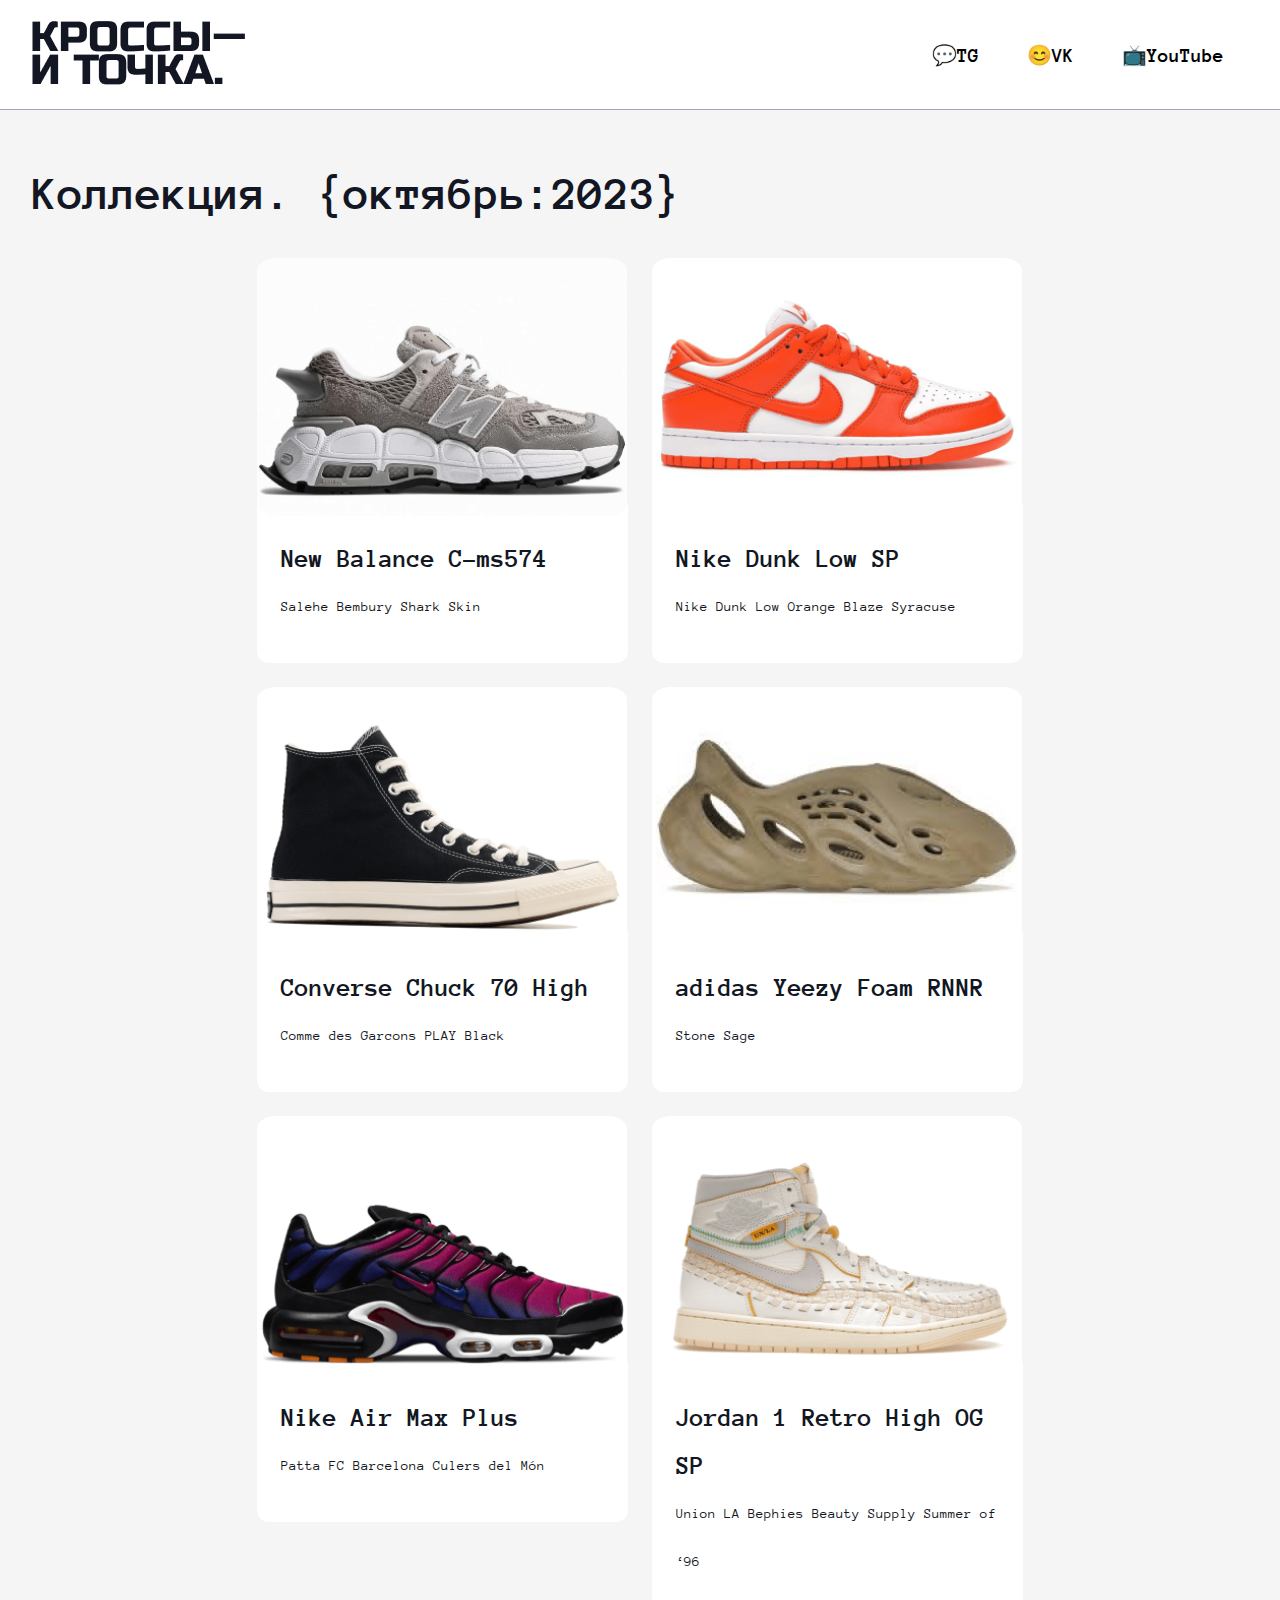
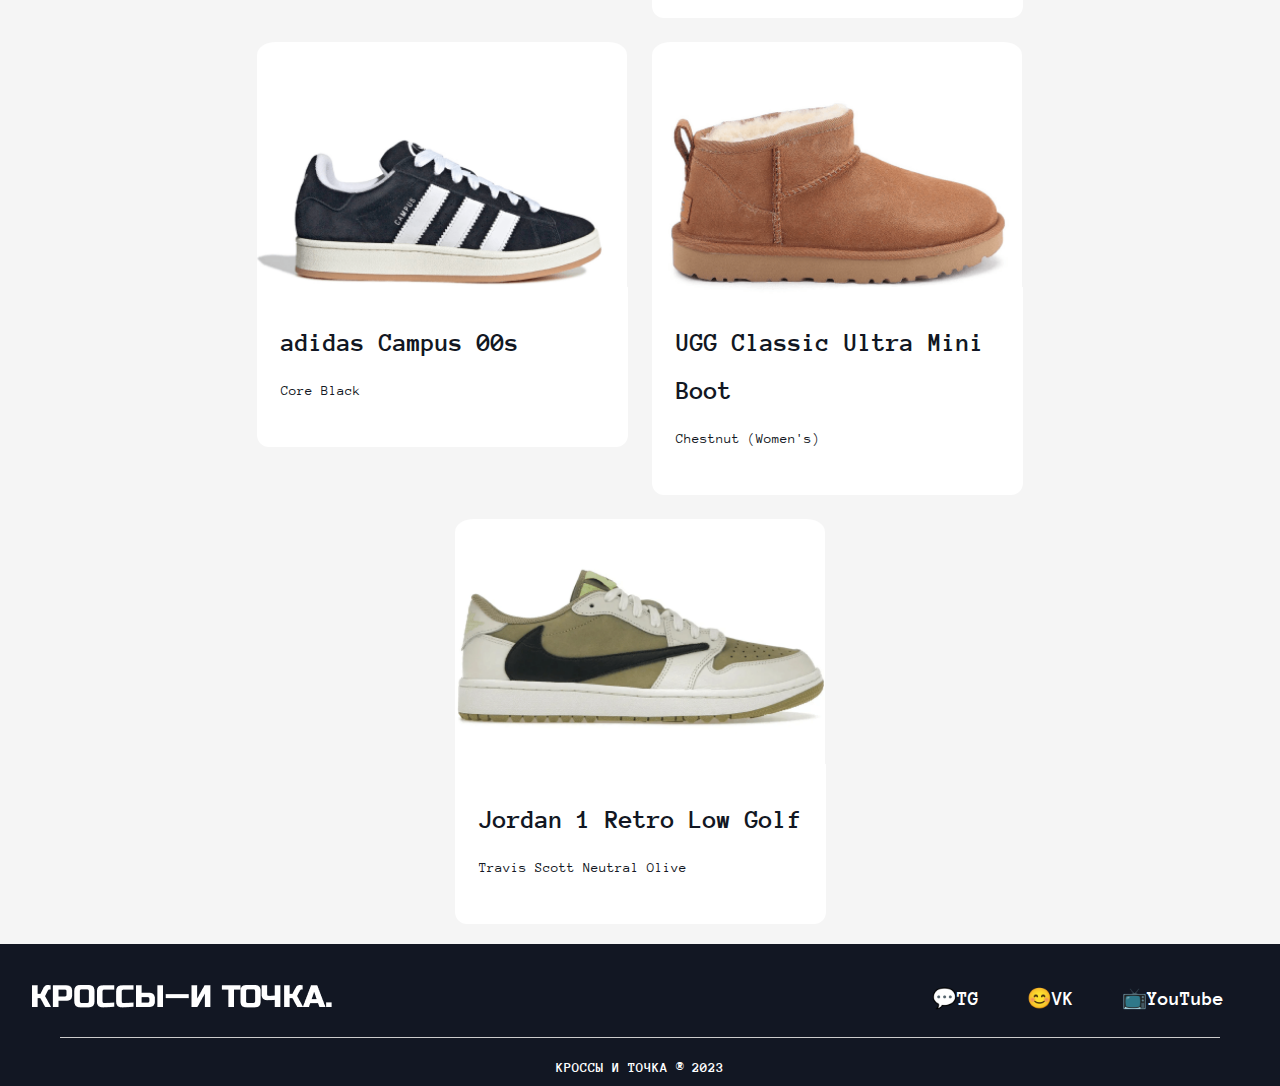
<file: index.html>
<!DOCTYPE html>
<html lang="ru">
  <head>
    <meta charset="UTF-8">
    <meta name="viewport" content="width=device-width, initial-scale=1.0">
    <title>Кроссы — и точка</title>
    <link rel="stylesheet" href="style.css"/>
  </head>
  <body>
    <header>
    <div class="header">
      <div class="header-inner">
        <div class="logo">
          <a href="index.html"><img src="./img/logo.png" alt="Лого"></a>
        </div>
        <nav>
        <ul>
          <li><a href="https://www.youtube.com/watch?v=dQw4w9WgXcQ">💬TG</a></li>
          <li><a href="https://www.youtube.com/watch?v=dQw4w9WgXcQ">😊VK</a></li>
          <li><a href="https://www.youtube.com/watch?v=dQw4w9WgXcQ">📺YouTube</a></li>
        </ul>
        </nav>
      </div>
    </div>
  </header>
    <main>
      <div class="main_page">
    <div class="title"><h2>Коллекция. {октябрь:2023}</h2><div>
      <div class="card_cantainer">
        <div class="sneaker_animation">
         <div class="sneaker">
          <a href="cross1.html" class="ling_stile">
      <img alt="New Balance C-ms574" src="./img/cross1.png" class="sneaker_image" />
      <div class="card_text">
        <h3 class="sneaker_title">New Balance C-ms574</h3>
        <p class="sneaker_text">Salehe Bembury Shark Skin</p>
      </a>
      </div>
    </div>
  </div>
  <div class="sneaker_animation">
    <div class="sneaker">
      <a href="cross2.html" class="ling_stile">
      <img alt="Nike Dunk Low SP" src="./img/cross2.png" class="sneaker_image" />
      <div class="card_text">
      <h3 class="sneaker_title">Nike Dunk Low SP</h3>
      <p class="sneaker_text">Nike Dunk Low Orange Blaze Syracuse</p>
      </a>
    </div>
  </div>
</div>
  <div class="sneaker_animation">
    <div class="sneaker">
      <a href="cross3.html" class="ling_stile">
      <img alt="Converse Chuck 70 High" src="./img/cross3.png" class="sneaker_image" />
      <div class="card_text">
      <h3 class="sneaker_title">Converse Chuck 70 High</h3>
      <p class="sneaker_text">Comme des Garcons PLAY Black</p>
      </a>
    </div>
  </div>
</div>
    <div class="sneaker">
      <img alt="adidas Yeezy Foam RNNR" src="./img/cross4.png" class="sneaker_image" />
      <div class="card_text">
      <h3 class="sneaker_title">adidas Yeezy Foam RNNR</h3>
      <p class="sneaker_text">Stone Sage</p>
    </div>
  </div>
    <div class="sneaker">
      <img alt="Nike Air Max Plus" src="./img/cross5.png" class="sneaker_image" />
      <div class="card_text">
      <h3 class="sneaker_title">Nike Air Max Plus</h3>
      <p class="sneaker_text">Patta FC Barcelona Culers del Món</p>
    </div>
  </div>
    <div class="sneaker">
      <img alt="Jordan 1 Retro High OG SP" src="./img/cross6.png" class="sneaker_image" />
      <div class="card_text">
      <h3 class="sneaker_title">Jordan 1 Retro High OG SP</h3>
      <p class="sneaker_text">Union LA Bephies Beauty Supply Summer of ‘96</p>
    </div>
  </div>
    <div class="sneaker">
      <img alt="adidas Campus 00s" src="./img/cross7.png" class="sneaker_image" />
      <div class="card_text">
      <h3 class="sneaker_title">adidas Campus 00s</h3>
      <p class="sneaker_text">Core Black</p>
    </div>
  </div>
    <div class="sneaker">
      <img alt="UGG Classic Ultra Mini Boot" src="./img/cross8.png" class="sneaker_image" />
      <div class="card_text">
      <h3 class="sneaker_title">UGG Classic Ultra Mini Boot</h3>
      <p class="sneaker_text">Chestnut (Women's)</p>
    </div>
  </div>
    <div class="sneaker">
      <img alt="Jordan 1 Retro Low Golf" src="./img/cross9.png" class="sneaker_image" />
      <div class="card_text">
      <h3 class="sneaker_title">Jordan 1 Retro Low Golf</h3>
      <p class="sneaker_text">Travis Scott Neutral Olive</p> 
    </div>
  </div>
    </div>
  </div>
</div>
    </main>
    <footer>
      <div class="footer">
        <div class="footer-inner">
          <a href="#"><img src="./img/logo fot.png" alt="Лого"></a>  
          <ul>
            <li><a href="https://www.youtube.com/watch?v=dQw4w9WgXcQ" style="color: white;">💬TG</a></li>
          <li><a href="https://www.youtube.com/watch?v=dQw4w9WgXcQ" style="color: white;">😊VK</a></li>
          <li><a href="https://www.youtube.com/watch?v=dQw4w9WgXcQ" style="color: white;">📺YouTube</a></li>
        </ul>
        </div>
      <div class="fot_line">
        <div class="line">
        </div>
      </div>
<div class="fot_text">
  <p>КРОССЫ И ТОЧКА ® 2023</p>
  </div>
      </div>
    </footer>
  </body>
</html>
</file>
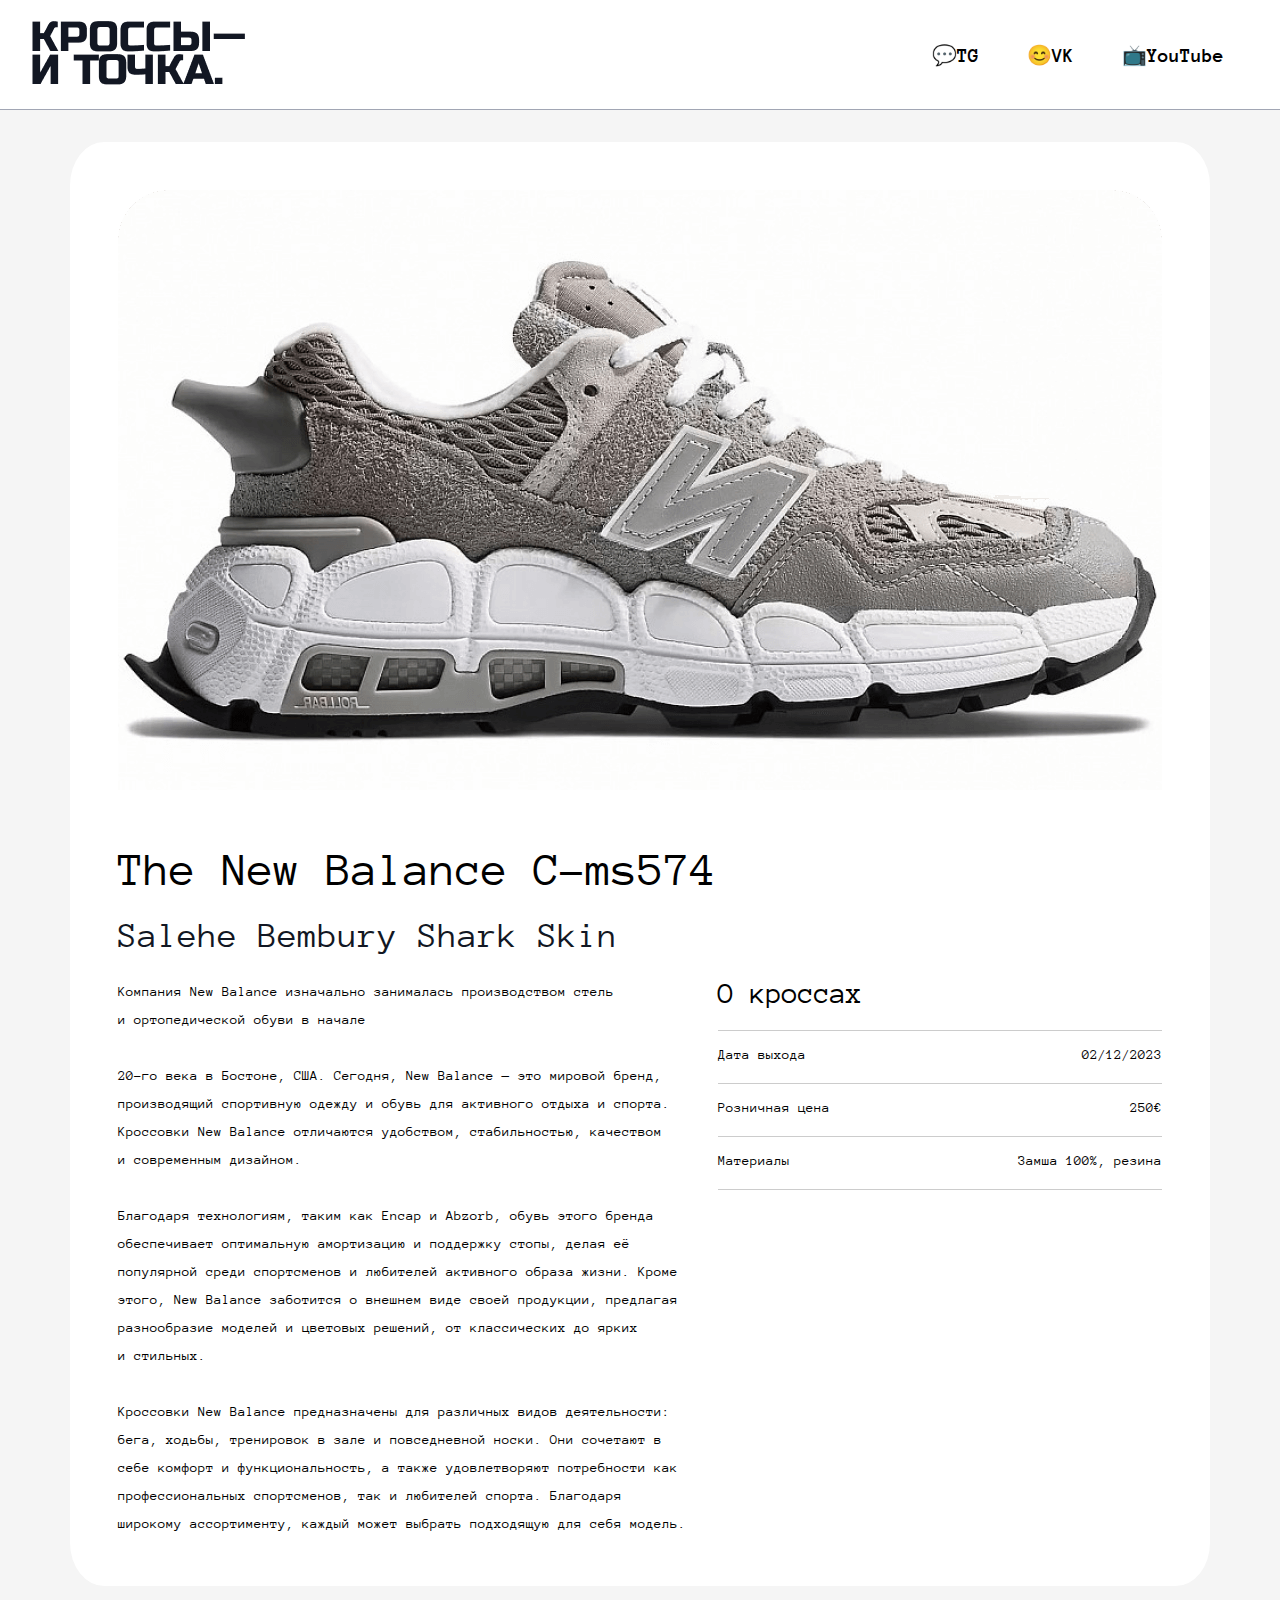
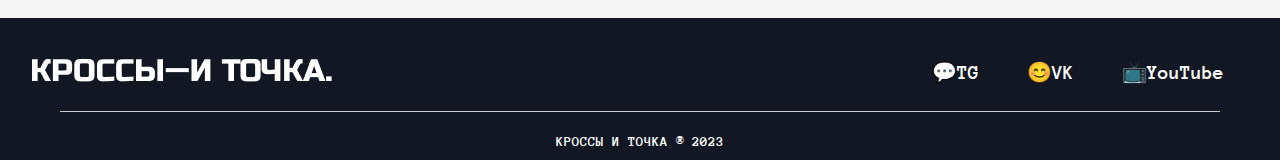
<file: cross1.html>
<!DOCTYPE html>
<html lang="ru">
  <head>
    <meta charset="UTF-8">
    <meta name="viewport" content="width=device-width, initial-scale=1.0">
    <title>Кроссы — и точка</title>
    <link rel="stylesheet" href="crossStyle.css" />
  </head>
  <body>
    <header>
    <div class="header">
      <div class="header-inner">
        <div class="logo">
          <a href="index.html"><img src="./img/logo.png" alt="Лого"></a>
        </div>
        <nav>
        <ul>
          <li><a href="#">💬TG</a></li>
          <li><a href="#">😊VK</a></li>
          <li><a href="#">📺YouTube</a></li>
        </ul>
        </nav>
      </div>
    </div>
  </header>
  <main>
    <div class="main">
    <img src="img/sneaker-big.png" alt="The New Balance C-ms574" class="main_img">
    <h1 class="main_title">The New Balance C-ms574</h1>
    <h2 class="main_subtitle">Salehe Bembury Shark Skin</h2>
    <div class="main_content">
      <div class="main_text">
        <p>Компания New Balance изначально занималась производством стель и ортопедической
            обуви в начале</p><br>
            <p>20-го века в Бостоне, США. Сегодня, New Balance — это мировой бренд, производящий спортивную одежду
            и обувь для активного отдыха и спорта. Кроссовки New Balance отличаются удобством, стабильностью,
            качеством и современным дизайном.</p>
            <br>
              <p> Благодаря технологиям, таким как Encap и Abzorb, обувь этого бренда обеспечивает оптимальную амортизацию
            и поддержку стопы, делая её популярной среди спортсменов и любителей активного образа жизни. Кроме
            этого, New Balance заботится о внешнем виде своей продукции, предлагая разнообразие моделей и цветовых
            решений, от классических до ярких и стильных.</p>
            <br>
              <p>Кроссовки New Balance предназначены для различных видов деятельности: бега, ходьбы, тренировок в зале
            и повседневной носки. Они сочетают в себе комфорт и функциональность, а также удовлетворяют потребности
            как профессиональных спортсменов, так и любителей спорта. Благодаря широкому ассортименту, каждый может
            выбрать подходящую для себя модель.</p>
          </div>
        <div class="main_info">
          <h3 class="main_subline">О кроссах</h3>
          <div class="fot_line">
            <div class="line">
            </div>
          </div>
            <div class="main_info-row">
                <p class="main_info-text">Дата выхода</p>
                <p class="main_info-text">02/12/2023</p>
            </div>
            <div class="fot_line">
            <div class="line">
            </div>
          </div>
            <div class="main_info-row">
                <p class="main_info-text">Розничная цена</p>
                <p class="main_info-text">250€</p>
            </div>
            <div class="fot_line">
              <div class="line">
              </div>
            </div>
            <div class="main_info-row">
                <p class="main_info-text">Материалы</p>
                <p class="main_info-text">Замша 100%, резина</p>
            </div>
            <div class="fot_line">
              <div class="line">
              </div>
            </div>
        </div>
    </div>
  </div>
  </main>
  <footer>
    <div class="footer">
      <div class="footer-inner">
        <a href="#"><img src="./img/logo fot.png" alt="Лого"></a>     
      <ul>
        <li><a href="#" style="color: white;">💬TG</a></li>
        <li><a href="#" style="color: white;">😊VK</a></li>
        <li><a href="#" style="color: white;">📺YouTube</a></li>
      </ul>
      </div>
    <div class="fot_line">
      <div class="line">
      </div>
    </div>
<div class="fot_text">
<p>КРОССЫ И ТОЧКА ® 2023</p>
</div>
    </div>
  </footer>
  </body>
</html>
</file>
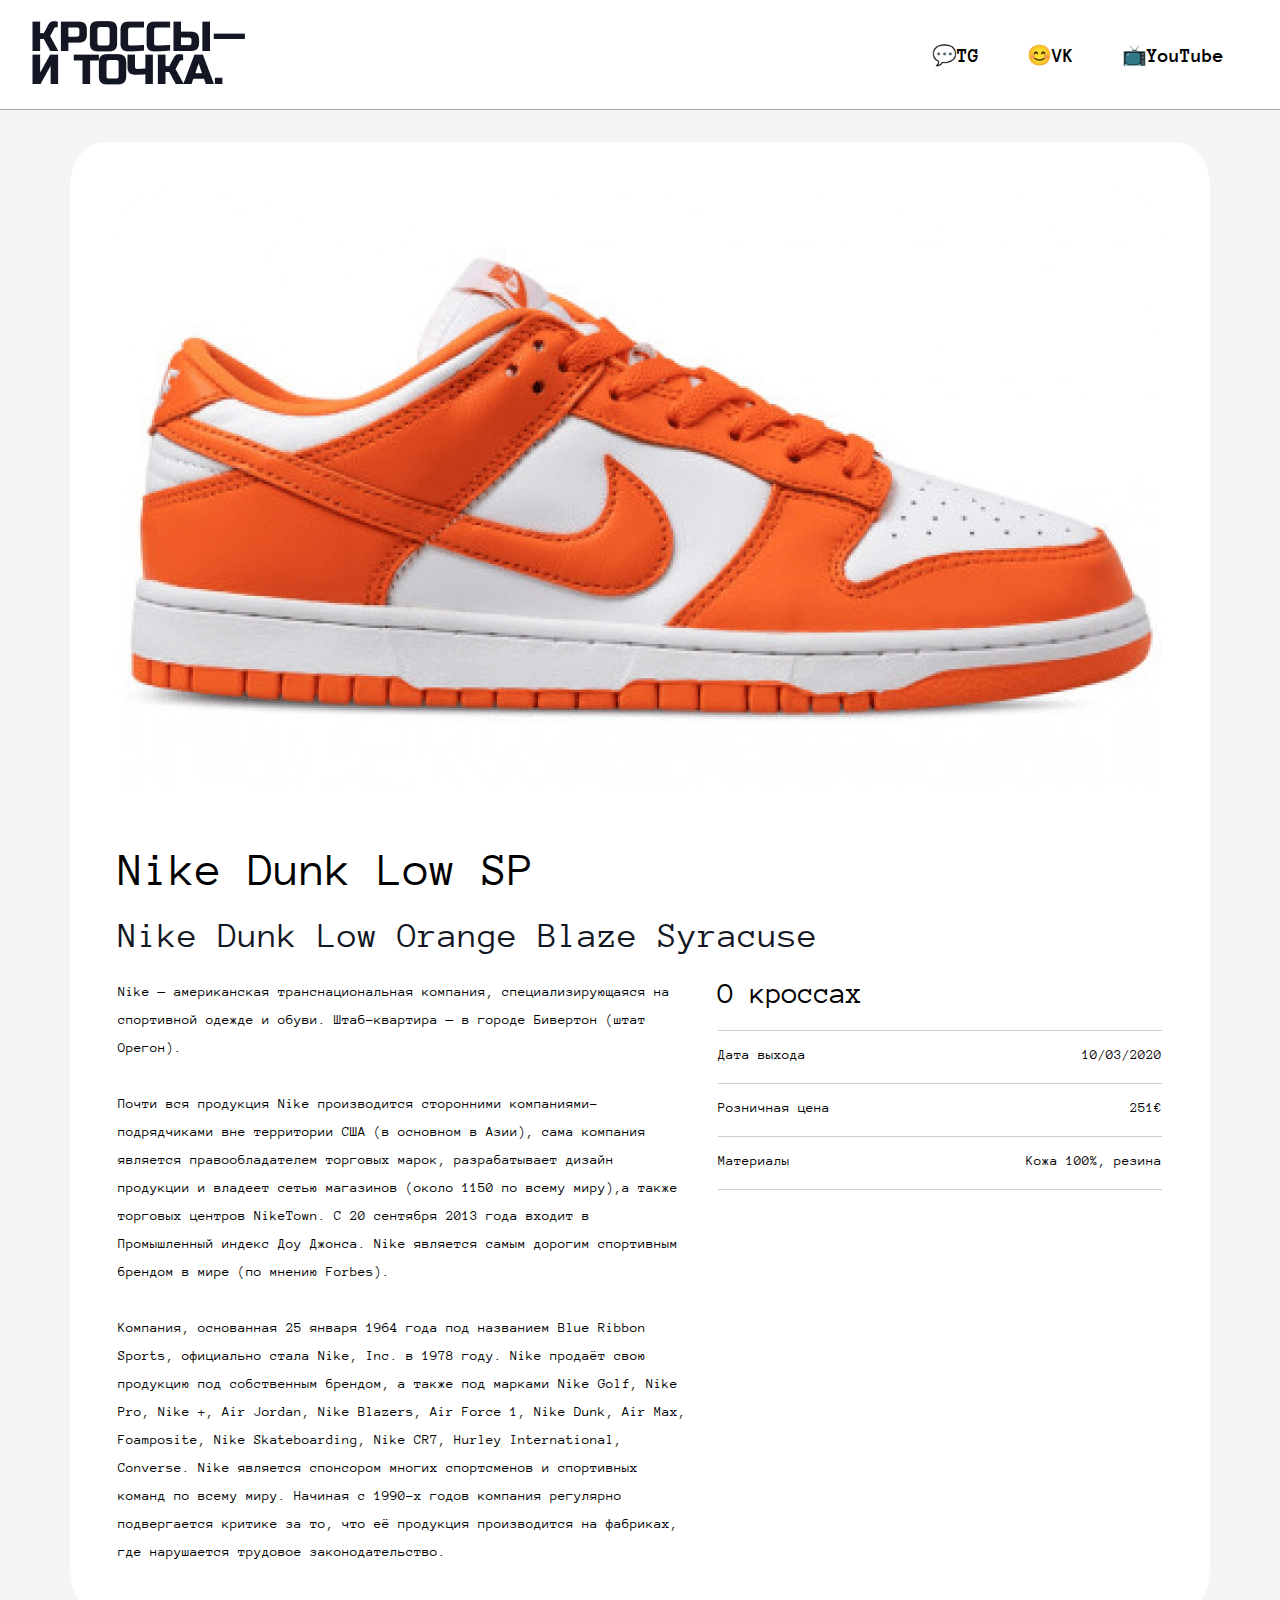
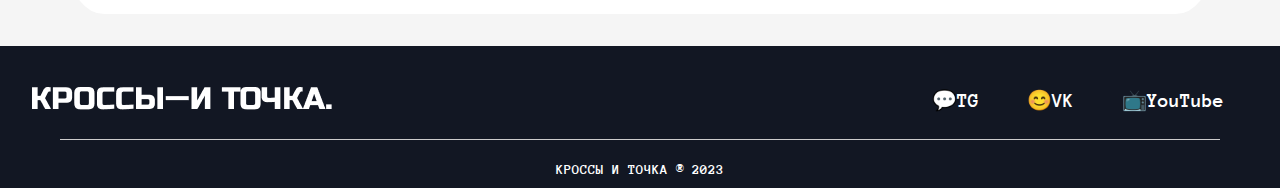
<file: cross2.html>
<!DOCTYPE html>
<html lang="ru">
  <head>
    <meta charset="UTF-8">
    <meta name="viewport" content="width=device-width, initial-scale=1.0">
    <title>Кроссы — и точка</title>
    <link rel="stylesheet" href="crossStyle.css" />
  </head>
  <body>
    <header>
    <div class="header">
      <div class="header-inner">
        <div class="logo">
          <a href="index.html"><img src="./img/logo.png" alt="Лого"></a>
        </div>
        <nav>
        <ul>
          <li><a href="#">💬TG</a></li>
          <li><a href="#">😊VK</a></li>
          <li><a href="#">📺YouTube</a></li>
        </ul>
        </nav>
      </div>
    </div>
  </header>
  <main>
    <div class="main">
    <img src="img/sneaker-big2.png" alt="Nike Dunk Low SP" class="main_img">
    <h1 class="main_title">Nike Dunk Low SP</h1>
    <h2 class="main_subtitle">Nike Dunk Low Orange Blaze Syracuse</h2>
    <div class="main_content">
      <div class="main_text">
       <p>Nike — американская транснациональная компания, специализирующаяся на спортивной одежде и обуви. Штаб-квартира — в городе Бивертон (штат Орегон).</p><br>
<p>Почти вся продукция Nike производится сторонними компаниями-подрядчиками вне территории США (в основном в Азии), сама компания является правообладателем торговых марок,
 разрабатывает дизайн продукции и владеет сетью магазинов (около 1150 по всему миру),а также торговых центров NikeTown. С 20 сентября 2013 года входит в Промышленный индекс Доу Джонса.
   Nike является самым дорогим спортивным брендом в мире (по мнению Forbes).</p><br>
<p>Компания, основанная 25 января 1964 года под названием Blue Ribbon Sports, официально стала Nike, Inc.
 в 1978 году. Nike продаёт свою продукцию под собственным брендом, а также под марками Nike Golf, Nike Pro, Nike +, Air Jordan, Nike Blazers, Air Force 1, Nike Dunk, Air Max,
  Foamposite, Nike Skateboarding, Nike CR7, Hurley International, Converse. Nike является спонсором многих спортсменов и спортивных команд по всему миру. 
  Начиная с 1990-х годов компания регулярно подвергается критике за то, что её продукция производится на фабриках, где нарушается трудовое законодательство.</p>    
          </div>
        <div class="main_info">
          <h3 class="main_subline">О кроссах</h3>
          <div class="fot_line">
            <div class="line">
            </div>
          </div>
            <div class="main_info-row">
                <p class="main_info-text">Дата выхода</p>
                <p class="main_info-text">10/03/2020</p>
            </div>
            <div class="fot_line">
            <div class="line">
            </div>
          </div>
            <div class="main_info-row">
                <p class="main_info-text">Розничная цена</p>
                <p class="main_info-text">251€</p>
            </div>
            <div class="fot_line">
              <div class="line">
              </div>
            </div>
            <div class="main_info-row">
                <p class="main_info-text">Материалы</p>
                <p class="main_info-text">Кожа 100%, резина</p>
            </div>
            <div class="fot_line">
              <div class="line">
              </div>
            </div>
        </div>
    </div>
  </div>
  </main>
  <footer>
    <div class="footer">
      <div class="footer-inner">
        <a href="#"><img src="./img/logo fot.png" alt="Лого"></a>     
      <ul>
        <li><a href="#" style="color: white;">💬TG</a></li>
        <li><a href="#" style="color: white;">😊VK</a></li>
        <li><a href="#" style="color: white;">📺YouTube</a></li>
      </ul>
      </div>
    <div class="fot_line">
      <div class="line">
      </div>
    </div>
<div class="fot_text">
<p>КРОССЫ И ТОЧКА ® 2023</p>
</div>
    </div>
  </footer>
  </body>
</html>
</file>
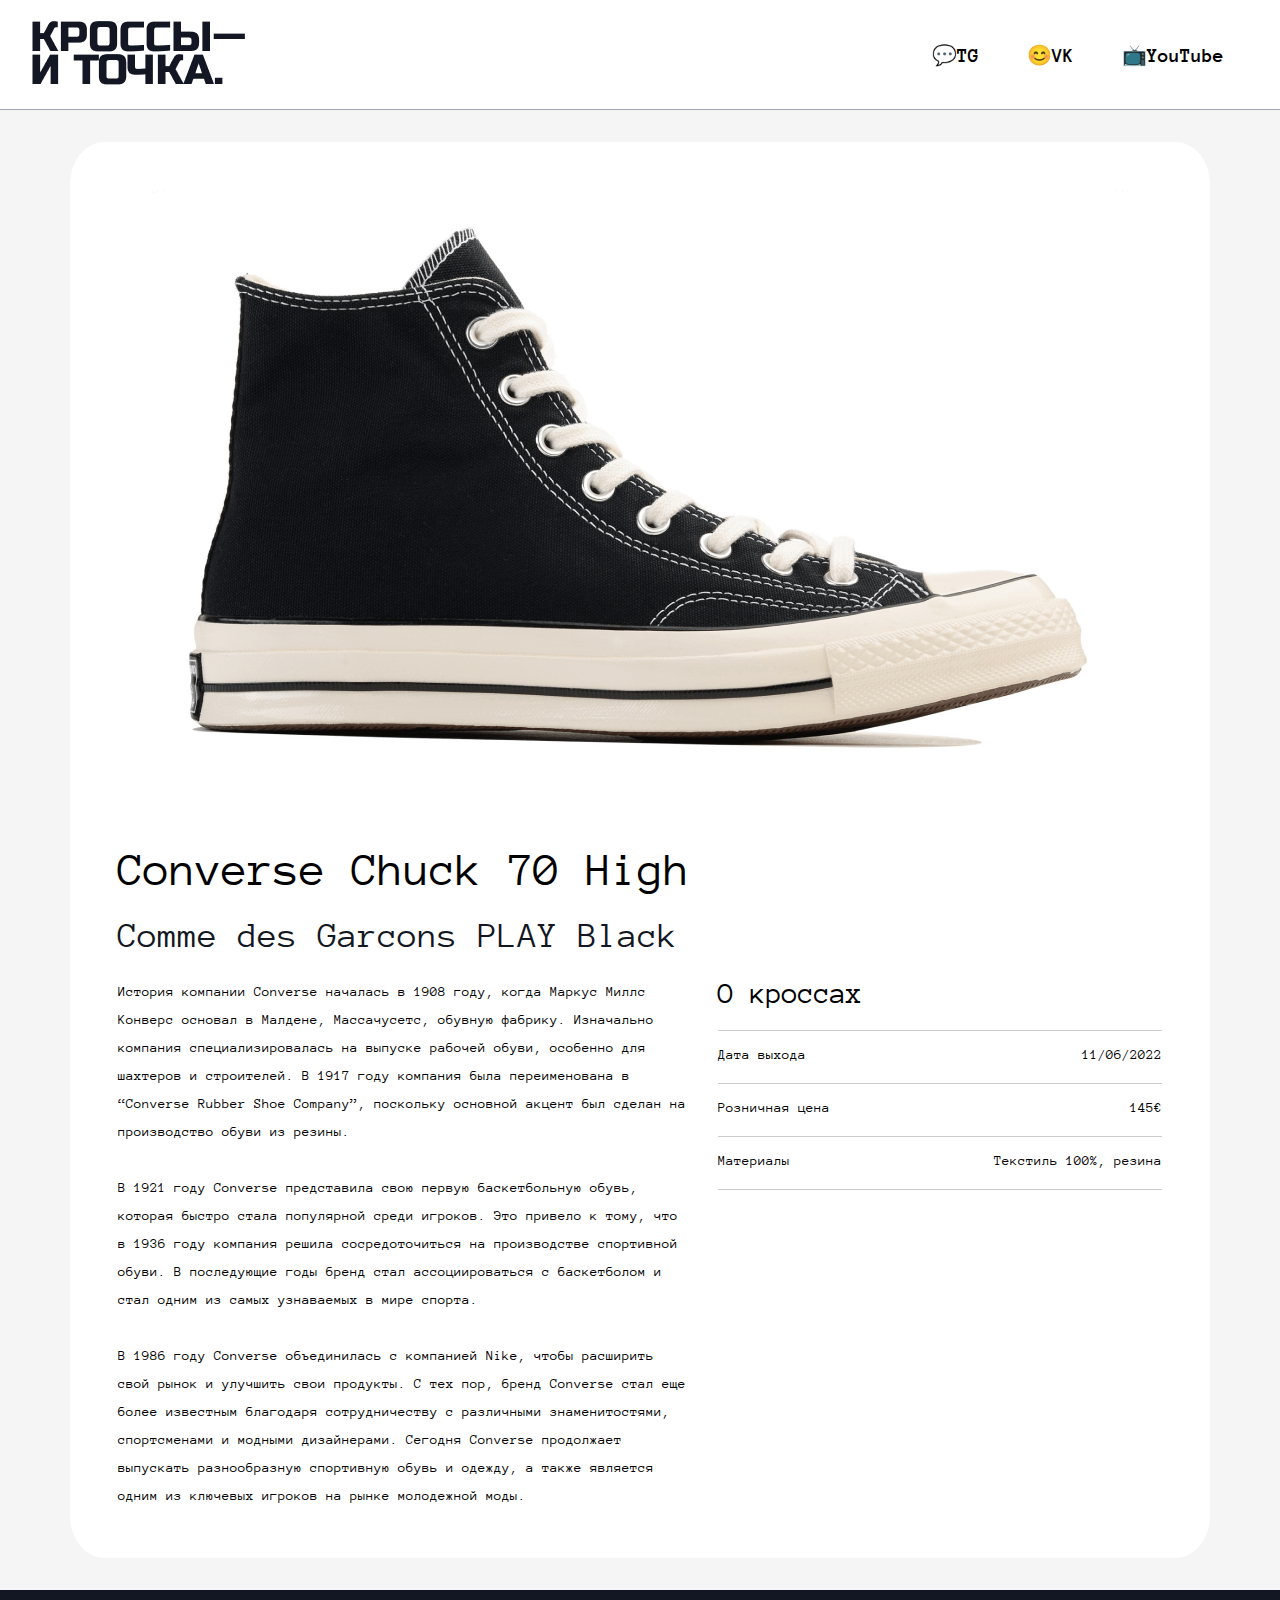
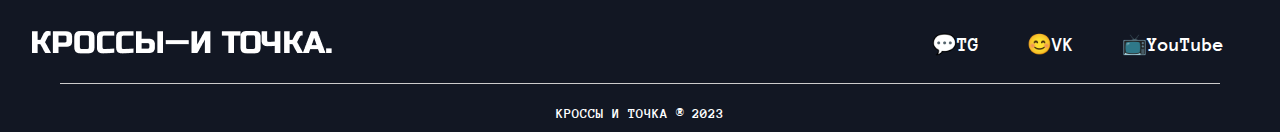
<file: cross3.html>
<!DOCTYPE html>
<html lang="ru">
  <head>
    <meta charset="UTF-8">
    <meta name="viewport" content="width=device-width, initial-scale=1.0">
    <title>Кроссы — и точка</title>
    <link rel="stylesheet" href="crossStyle.css" />
  </head>
  <body>
    <header>
    <div class="header">
      <div class="header-inner">
        <div class="logo">
          <a href="index.html"><img src="./img/logo.png" alt="Лого"></a>
        </div>
        <nav>
        <ul>
          <li><a href="#">💬TG</a></li>
          <li><a href="#">😊VK</a></li>
          <li><a href="#">📺YouTube</a></li>
        </ul>
        </nav>
      </div>
    </div>
  </header>
  <main>
    <div class="main">
    <img src="img/sneaker-big3.png" alt="Converse Chuck 70 High" class="main_img">
    <h1 class="main_title">Converse Chuck 70 High</h1>
    <h2 class="main_subtitle">Comme des Garcons PLAY Black</h2>
    <div class="main_content">
      <div class="main_text">
       <p>История компании Converse началась в 1908 году, когда Маркус Миллс Конверс основал в Малдене, Массачусетс, обувную фабрику.
         Изначально компания специализировалась на выпуске рабочей обуви, особенно для шахтеров и строителей. В 1917 году компания была переименована в “Converse Rubber Shoe Company”,
          поскольку основной акцент был сделан на производство обуви из резины.</p><br>
          <p>  В 1921 году Converse представила свою первую баскетбольную обувь, которая быстро стала популярной среди игроков. Это привело к тому,
         что в 1936 году компания решила сосредоточиться на производстве спортивной обуви.
          В последующие годы бренд стал ассоциироваться с баскетболом и стал одним из самых узнаваемых в мире спорта.</p><br>
          <p> В 1986 году Converse объединилась с компанией Nike, чтобы расширить свой рынок и улучшить свои продукты.
         С тех пор, бренд Converse стал еще более известным благодаря сотрудничеству с различными знаменитостями,
          спортсменами и модными дизайнерами. Сегодня Converse продолжает выпускать разнообразную спортивную обувь и одежду,
           а также является одним из ключевых игроков на рынке молодежной моды.</p>
          </div>
        <div class="main_info">
          <h3 class="main_subline">О кроссах</h3>
          <div class="fot_line">
            <div class="line">
            </div>
          </div>
            <div class="main_info-row">
                <p class="main_info-text">Дата выхода</p>
                <p class="main_info-text">11/06/2022</p>
            </div>
            <div class="fot_line">
            <div class="line">
            </div>
          </div>
            <div class="main_info-row">
                <p class="main_info-text">Розничная цена</p>
                <p class="main_info-text">145€</p>
            </div>
            <div class="fot_line">
              <div class="line">
              </div>
            </div>
            <div class="main_info-row">
                <p class="main_info-text">Материалы</p>
                <p class="main_info-text">Текстиль 100%, резина</p>
            </div>
            <div class="fot_line">
              <div class="line">
              </div>
            </div>
        </div>
    </div>
  </div>
  </main>
  <footer>
    <div class="footer">
      <div class="footer-inner">
        <a href="#"><img src="./img/logo fot.png" alt="Лого"></a>     
      <ul>
        <li><a href="#" style="color: white;">💬TG</a></li>
        <li><a href="#" style="color: white;">😊VK</a></li>
        <li><a href="#" style="color: white;">📺YouTube</a></li>
      </ul>
      </div>
    <div class="fot_line">
      <div class="line">
      </div>
    </div>
<div class="fot_text">
<p>КРОССЫ И ТОЧКА ® 2023</p>
</div>
    </div>
  </footer>
  </body>
</html>
</file>
<file: style.css>
@font-face {
  font-family: "Anonymous Pro";
  src: url(fonts/AnonymousPro-Bold.ttf);
  font-weight: 700;
}

@font-face {
  font-family: "Anonymous Pro";
  src: url(fonts/AnonymousPro-Regular.ttf);
}



* {
  margin: 0;
  padding: 0;
  box-sizing: border-box;
  font-family: "Anonymous Pro", monospace;
}

.title {
  font-family: "IBM Plex Mono", monospace;
  font-size: 48px;
  font-weight: 500;
  line-height: 48px;
    width: 95%;
    max-width: 1440px;
  text-align: left;
  padding: 20px 0;
  margin: 0 auto;
  color: #121723;
}

h1 {
  font-family: "Anonymous Pro", sans-serif;
  font-size: 56px;
}
.name {
  font-family: IBM Plex Mono;
  font-size: 48px;
  font-weight: 500;
}

h2 {
  font-family: "Anonymous Pro", sans-serif;
  font-size: 48px;
  margin: 40px 0;
}

.sneaker {
  width: 371px;
  border-radius: 5%;

}
.sneaker_image{
  border-radius: 5%;
}

h3 {
  font-family: "Anonymous Pro", sans-serif;
  font-size: 26px;
}

p {
  font-family: "Anonymous Pro", sans-serif;
  font-size: 14px;
}

body {
  background-color: whitesmoke;
}
.header {
  width: 100%;
  height: 110px;
  display: flex;
  justify-content: space-around;
  align-items: center;
  background-color: #fff;
  border-bottom: 1px solid #a1a6b4;
}

.header-inner {
  width: 95%;
  max-width: 1440px;
  display: flex;
  justify-content: space-between;
  align-items: center;
}

.header ul {
  list-style: none;
  display: flex;
}

ul a {
  text-decoration: none;
  color: #000;
  font-family: "Anonymous Pro", monospace;
  font-size: 20px;
  font-weight: bold;
  margin: 0 24px;
}
.footer-inner {
    width: 95%;
    max-width: 1440px;
  display: flex;
  justify-content: space-between;
  align-items: center;
  margin-top: 30px;
  
}
.footer {
  background-color: #121723;
  width: 100%;
  height: 142px;
  display: flex;
  justify-content: space-around;
  align-items: center;
  flex-direction: column;
}
.footer ul {
  list-style: none;
  display: flex;
}
.fot_line {
  display: "flex";
  align-items: "end";
  justify-content: "center";
  flex-wrap: "warp";
  max-width: 1160px;
  width: 100%;
  margin-top: -15px;
}
.line {
  width: 100%;
  border-top: 1px solid #ccc;
  height: 1px;
  margin-top: 20px;
  background: white;
}
.fot_text {
  font-family: "Anonymous Pro";
  font-size: 16px;
  font-weight: 700;
  color: white;
}
.card_cantainer {
  display: flex;
  justify-content: center;
  flex-wrap: wrap;
  gap: 24px;
  margin: 0 auto;
    width: 95%;
    max-width: 1440px;
    
}
.card_cantainer img {
  width: 370px;
}
.card_text {
  background-color: white;
  border-radius: 0 0 12px 12px;
  gap: 12px;
  margin-top: -22px;
  padding: 32px 24px;
}
.sneaker_title {
  font-size: 26px;
}
.ling_stile{
  text-decoration: none;
  color: #121723;
  ;
}

.sneaker_animation:hover {
  animation-name: up;
  animation-duration: 0.5s;
  animation-fill-mode: forwards;
}
@keyframes up {
  from {
      margin-top: 0;
  }

  to {
      margin-top: -10px;
  }
}
.sneaker_animation:hover .sneaker{
  box-shadow: 10px 10px 13px 0px rgba(0, 0, 0, 0.25);
}

.sneaker_animation:active .sneaker{
  box-shadow: 10px 10px 13px 0px rgba(0, 0, 0, 0.5);
}


@media screen and (max-width: 380px) {
  .footer{
height: 195px;
padding: 32px, 0px, 24px, 0px;
width: 375px;
  }
  .footer-inner{
    width:343px;
    height:74px;
    gap: 24px;
    flex-direction: column;
    justify-content: space-around;
    white-space: nowrap;
  
 
  }
  .footer-inner img{
    width: 300px;
    height: 22px;
    
  }
  .main{
    width:375px;
padding: 0px, 16px, 0px, 16px;
  }
  .sneaker{
    max-width: 343px;
  }
  .sneaker_image{
    max-width: 343px;
  }
  .header {
    width:375px;
height:156px;


  }
  .header-inner{
    width:343px;
height: 156px;
flex-direction: column;
justify-content: space-around;
white-space: nowrap;


flex-direction: column;
  }
  .logo {
    width: 215px;
height: 64px

  }
}
</file>
<file: crossStyle.css>
@font-face {
    font-family: "Anonymous Pro";
    src: url(fonts/AnonymousPro-Bold.ttf);
    font-weight: 700;
  }
  
  @font-face {
    font-family: "Anonymous Pro";
    src: url(fonts/AnonymousPro-Regular.ttf);
  }
  
  * {
    margin: 0;
    padding: 0;
    box-sizing: border-box;
    font-family: "Anonymous Pro", monospace;
  }
  .name {
    font-family: IBM Plex Mono;
    font-size: 48px;
    font-weight: 500;
  }
  .sneaker {
    width: 371px;
  }

 
  p {
    font-family: "Anonymous Pro", sans-serif;
    font-size: 14px;
  }
  
  body {
    background-color: whitesmoke;
  }
  .header {
    width: 100%;
    height: 110px;
    display: flex;
    justify-content: space-around;
    align-items: center;
    background-color: #fff;
    border-bottom: 1px solid #a1a6b4;
  }
  
  .header-inner {
    width: 95%;
    max-width: 1440px;
    display: flex;
    justify-content: space-between;
    align-items: center;
  }
  
  .header ul {
    list-style: none;
    display: flex;
  }
  
  ul a {
    text-decoration: none;
    color: #000;
    font-family: "Anonymous Pro", monospace;
    font-size: 20px;
    font-weight: bold;
    margin: 0 24px;
  }
  .footer-inner {
      width: 95%;
      max-width: 1440px;
    display: flex;
    justify-content: space-between;
    align-items: center;
    margin-top: 30px;
  }
  .footer {
    background-color: #121723;
    width: 100%;
    height: 142px;
    display: flex;
    justify-content: space-around;
    align-items: center;
    flex-direction: column;
  }
  .footer ul {
    list-style: none;
    display: flex;
  }
  .fot_line {
    display: "flex";
    align-items: "end";
    justify-content: "center";
    flex-wrap: "warp";
    max-width: 1160px;
    width: 100%;
    margin-top: -15px;
  }
  .line {
    width: 100%;
    border-top: 1px solid #ccc;
    height: 1px;
    margin-top: 20px;
  }
  .fot_text {
    font-family: "Anonymous Pro";
    font-size: 16px;
    font-weight: 700;
    color: white;
  }
.main_img {
    height: 600px;
    width: 100%;
}

.main {
    padding: 48px;
    background-color: white;
    width: 1140px;
    margin: 32px auto;
    align-items: flex-start;
    flex-direction: column;
    display: flex;
    gap: 24px;
    border-radius: 3%;
    
}

.main_subline {
    display: flex;
    flex-direction: flex-start;
    justify-content: space-between;
    font-size: 30px;
    font-weight: normal;
}

.main_title {
    
    display: flex-start;
    font-size: 48px;
    line-height: 100%;
    max-width: 800px;
    margin: 32px 0 0;
    font-weight: normal;
}

.main_subtitle {
    color: #121723;
    font-size: 36px;
    font-weight: normal;
    line-height: 100%; 
}

.main_content {
    display: flex;
    gap: 32px;
}

.main_info {
    display: flex;
    flex-direction: column;
    gap: 16px
}

.main_info-row {
    display: flex;
    width: 444px;
    justify-content: space-between;
}

.main__info-text {
    justify-content: space-between;
    display: flex;
    gap: 32px;
    align-items: flex-start;
    font-size: 20px;
}


.fot_line {
    display: "flex";
    align-items: "end";
    justify-content: "center";
    flex-wrap: "warp";
    max-width: 1160px;
    width: 100%;
   
  }
  .line {
    width: 100%;
    border-top: 1px solid #ccc;
    height: 1px;
    margin-top: 20px;
    background: #121723;
    ;
  }
  .main_text{
    display: flex;
    flex-direction: column;
    font-size: 20px;
    line-height: 28px; 
  }
  @media screen and (max-width: 380px) {
    .footer{
  height: 195px;
  padding: 32px, 0px, 24px, 0px;
  width: 375px;
    }
    .footer-inner{
      width:343px;
      height:74px;
      gap: 24px;
      flex-direction: column;
      justify-content: space-around;
      white-space: nowrap;
    
   
    }
    .footer-inner img{
      width: 300px;
      height: 22px;
      
    }
    .header {
      width:375px;
  height:156px;
  
  
    }
    .header-inner{
      width:343px;
  height: 156px;
  flex-direction: column;
  justify-content: space-around;
  white-space: nowrap;
  
  
  flex-direction: column;
    }
    .logo {
      width: 215px;
  height: 64px
    }
    .main{
      width:343px;
    padding:24px;
    gap: 48px;
    border-radius: 24px;
    box-sizing: border-box;
    
  
  }
  .main_img{
    width: 295px;
height: 172px;
border-radius: 12px, 12px, 0px, 0px;
  }
  .main_title{
size: 32px;
width: 295px;


  }

  .main_subtitle{
    width: 295px;

size:20px;
  }
  .main_text{
    width:295px;
gap: 32px;

  }
  .main_info{
    width:295px;
gap: 24px;
justify-content: space-between;


  }
  .main_content{
    flex-direction: column;
  }
  .main_info-row{
    width:295px;



  }
}
</file>
